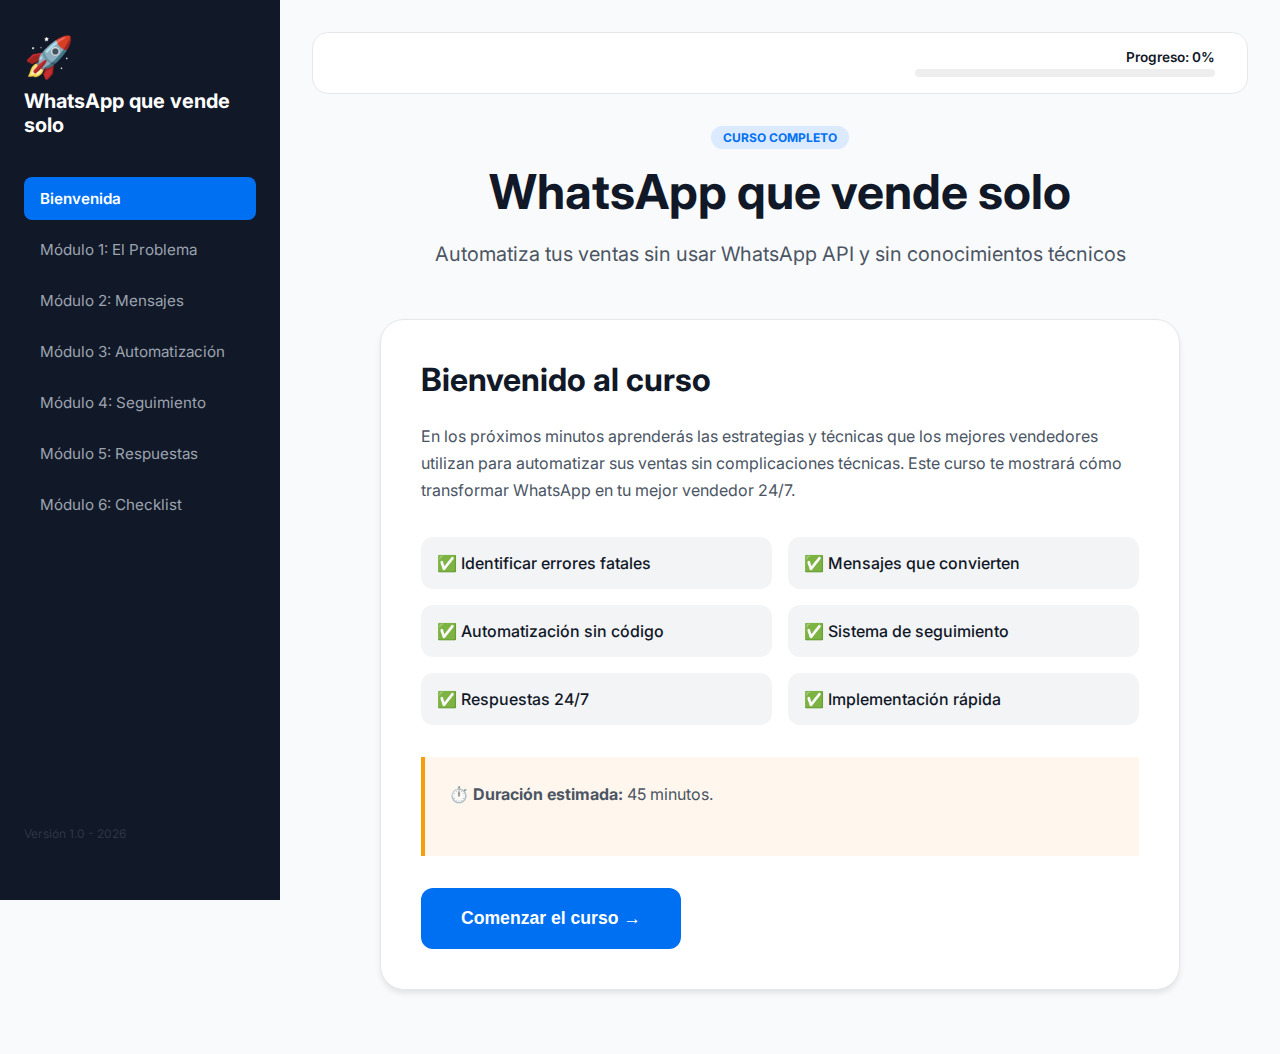
<file: index.html>
<!DOCTYPE html>
<html lang="es">
<head>
    <meta charset="UTF-8">
    <meta name="viewport" content="width=device-width, initial-scale=1.0">
    <title>Curso: WhatsApp que vende solo</title>
    <link rel="stylesheet" href="css/styles.css">
    <link rel="preconnect" href="https://fonts.googleapis.com">
    <link rel="preconnect" href="https://fonts.gstatic.com" crossorigin>
    <link href="https://fonts.googleapis.com/css2?family=Inter:wght@400;500;600;700&display=swap" rel="stylesheet">
</head>
<body>
    <div class="app-container">
        <!-- Sidebar para Desktop -->
        <aside class="sidebar">
            <div class="sidebar-header">
                <div class="logo">🚀</div>
                <h1>WhatsApp que vende solo</h1>
            </div>
            <nav class="nav-menu">
                <a href="#welcome" class="nav-item active" data-module="welcome">Bienvenida</a>
                <a href="#module1" class="nav-item" data-module="module1">Módulo 1: El Problema</a>
                <a href="#module2" class="nav-item" data-module="module2">Módulo 2: Mensajes</a>
                <a href="#module3" class="nav-item" data-module="module3">Módulo 3: Automatización</a>
                <a href="#module4" class="nav-item" data-module="module4">Módulo 4: Seguimiento</a>
                <a href="#module5" class="nav-item" data-module="module5">Módulo 5: Respuestas</a>
                <a href="#module6" class="nav-item" data-module="module6">Módulo 6: Checklist</a>
            </nav>
            <div class="sidebar-footer">
                <p>Versión 1.0 - 2026</p>
            </div>
        </aside>

        <!-- Contenido Principal -->
        <main class="main-content">
            <header class="top-bar">
                <button id="mobile-menu-btn" class="mobile-menu-btn">☰</button>
                <div class="progress-container">
                    <span id="progress-text">Progreso: 0%</span>
                    <div class="progress-bar"><div id="progress-fill" style="width: 0%"></div></div>
                </div>
            </header>

            <div id="content-area">
                <!-- Los módulos se cargan aquí -->
                <section id="welcome" class="module-section active">
                    <div class="hero">
                        <span class="badge">CURSO COMPLETO</span>
                        <h1>WhatsApp que vende solo</h1>
                        <p class="subtitle">Automatiza tus ventas sin usar WhatsApp API y sin conocimientos técnicos</p>
                    </div>
                    
                    <div class="content-card">
                        <h2>Bienvenido al curso</h2>
                        <p>En los próximos minutos aprenderás las estrategias y técnicas que los mejores vendedores utilizan para automatizar sus ventas sin complicaciones técnicas. Este curso te mostrará cómo transformar WhatsApp en tu mejor vendedor 24/7.</p>
                        
                        <div class="learning-grid">
                            <div class="learning-item">✅ Identificar errores fatales</div>
                            <div class="learning-item">✅ Mensajes que convierten</div>
                            <div class="learning-item">✅ Automatización sin código</div>
                            <div class="learning-item">✅ Sistema de seguimiento</div>
                            <div class="learning-item">✅ Respuestas 24/7</div>
                            <div class="learning-item">✅ Implementación rápida</div>
                        </div>

                        <div class="info-box">
                            <p><strong>⏱️ Duración estimada:</strong> 45 minutos.</p>
                        </div>
                        
                        <button class="btn-next" onclick="showModule('module1')">Comenzar el curso →</button>
                    </div>
                </section>

                <section id="module1" class="module-section">
                    <h2>Módulo 1: El problema real</h2>
                    <p>La mayoría de vendedores comete los mismos errores que los mantienen estancados. Identifica cuáles son los tuyos.</p>
                    
                    <div class="checklist-container">
                        <div class="check-item">
                            <input type="checkbox" id="e1" class="course-check">
                            <label for="e1"><strong>No responder rápido:</strong> Dejar pasar más de 5 minutos. (Pierdes el 80% de ventas).</label>
                        </div>
                        <div class="check-item">
                            <input type="checkbox" id="e2" class="course-check">
                            <label for="e2"><strong>Mensajes largos:</strong> Párrafos que nadie lee.</label>
                        </div>
                        <div class="check-item">
                            <input type="checkbox" id="e3" class="course-check">
                            <label for="e3"><strong>Sin mensaje de bienvenida:</strong> Pierdes el control inicial.</label>
                        </div>
                        <div class="check-item">
                            <input type="checkbox" id="e4" class="course-check">
                            <label for="e4"><strong>Vender sin preguntar:</strong> No entiendes al cliente.</label>
                        </div>
                        <div class="check-item">
                            <input type="checkbox" id="e5" class="course-check">
                            <label for="e5"><strong>No hacer seguimiento:</strong> Aquí se pierde el 70% del dinero.</label>
                        </div>
                    </div>
                    <button class="btn-next" onclick="showModule('module2')">Siguiente: Mensajes →</button>
                </section>

                <section id="module2" class="module-section">
                    <h2>Módulo 2: El mensaje que convierte</h2>
                    <p>Copia y adapta estas plantillas probadas.</p>
                    
                    <div class="template-card">
                        <h3>1. Bienvenida Inicial</h3>
                        <div class="code-box">
                            <p id="t1">Hola! 👋 Gracias por contactarme. Soy [TU NOMBRE] y trabajo con [TU RUBRO]. ¿Cuál es tu principal desafío en este momento? Así puedo ayudarte de la mejor forma.</p>
                        </div>
                        <button class="btn-copy" onclick="copyText('t1')">Copiar Mensaje</button>
                    </div>

                    <div class="template-card">
                        <h3>2. Seguimiento de interés</h3>
                        <div class="code-box">
                            <p id="t2">Hola [NOMBRE] 👋 Vi que te interesó [PRODUCTO]. Tengo 3 opciones para ti: 1) Básica, 2) Popular, 3) Premium. ¿Cuál te llama más la atención?</p>
                        </div>
                        <button class="btn-copy" onclick="copyText('t2')">Copiar Mensaje</button>
                    </div>
                    
                    <button class="btn-next" onclick="showModule('module3')">Siguiente: Automatización →</button>
                </section>

                <section id="module3" class="module-section">
                    <h2>Módulo 3: Automatizar sin API</h2>
                    <div class="step-card">
                        <h3>1. Respuestas en WhatsApp Business</h3>
                        <p>Usa las herramientas nativas: Configuración > Herramientas de empresa > Mensaje de bienvenida / ausencia.</p>
                    </div>
                    <div class="step-card">
                        <h3>2. Etiquetas Inteligentes</h3>
                        <p>Clasifica: 🟢 Cliente Nuevo, 🟡 Esperando Pago, 🔴 Seguimiento.</p>
                    </div>
                    <button class="btn-next" onclick="showModule('module4')">Siguiente: Seguimiento →</button>
                </section>

                <section id="module4" class="module-section">
                    <h2>Módulo 4: El seguimiento que vende</h2>
                    <div class="timeline">
                        <div class="time-item"><strong>Inmediato:</strong> "¿Tienes alguna pregunta?"</div>
                        <div class="time-item"><strong>24 Horas:</strong> "Sin presión, pero quería recordarte..."</div>
                        <div class="time-item"><strong>3 Días:</strong> "Última oportunidad, la oferta vence hoy."</div>
                        <div class="time-item"><strong>7 Días:</strong> "Cerramos tu solicitud. Estaré aquí si cambias de opinión."</div>
                    </div>
                    <button class="btn-next" onclick="showModule('module5')">Siguiente: Respuestas Rápidas →</button>
                </section>

                <section id="module5" class="module-section">
                    <h2>Módulo 5: Respuestas rápidas</h2>
                    <div class="grid-2">
                        <div class="small-card"><strong>Horarios:</strong> "Atendemos de Lunes a Viernes..."</div>
                        <div class="small-card"><strong>Garantía:</strong> "Ofrecemos 30 días de satisfacción..."</div>
                        <div class="small-card"><strong>Pagos:</strong> "Aceptamos todas las tarjetas..."</div>
                        <div class="small-card"><strong>Acceso:</strong> "Recibirás el link por email..."</div>
                    </div>
                    <button class="btn-next" onclick="showModule('module6')">Siguiente: Checklist Final →</button>
                </section>

                <section id="module6" class="module-section">
                    <h2>Módulo 6: Checklist de 30 minutos</h2>
                    <div class="checklist-final">
                        <div class="check-item"><input type="checkbox" class="course-check"> Descargar WhatsApp Business</div>
                        <div class="check-item"><input type="checkbox" class="course-check"> Configurar Perfil</div>
                        <div class="check-item"><input type="checkbox" class="course-check"> Activar Bienvenida</div>
                        <div class="check-item"><input type="checkbox" class="course-check"> Crear 3 Etiquetas</div>
                        <div class="check-item"><input type="checkbox" class="course-check"> Personalizar Plantillas</div>
                    </div>
                    <div class="congrats">
                        <h3>¡Felicidades! 🎉</h3>
                        <p>Has completado el curso. La clave es la consistencia.</p>
                    </div>
                </section>
            </div>
        </main>
    </div>

    <!-- Modal para Copiado -->
    <div id="toast" class="toast">Copiado al portapapeles</div>

    <script src="js/app.js"></script>
</body>
</html>
</file>
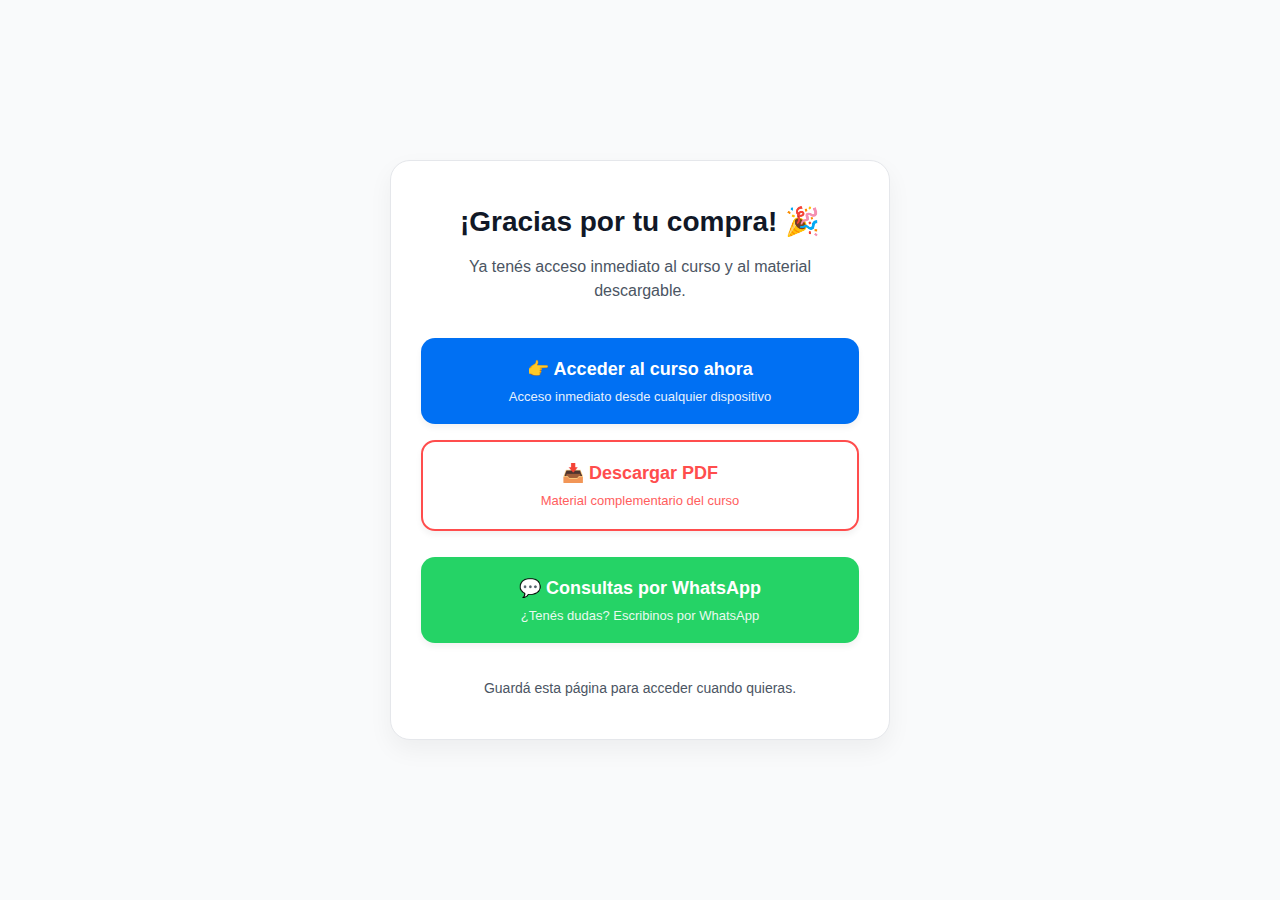
<file: gracias.html>
<!DOCTYPE html>
<html lang="es">
<head>
    <meta charset="UTF-8">
    <meta name="viewport" content="width=device-width, initial-scale=1.0">
    <title>¡Gracias por tu compra! - WhatsApp que vende solo</title>
    <style>
        :root {
            --primary: #0070f3;
            --primary-hover: #0051af;
            --whatsapp: #25d366;
            --whatsapp-hover: #128c7e;
            --pdf: #ff4d4d;
            --pdf-hover: #cc0000;
            --bg: #f9fafb;
            --text: #111827;
            --text-muted: #4b5563;
            --white: #ffffff;
            --border: #e5e7eb;
        }

        * {
            margin: 0;
            padding: 0;
            box-sizing: border-box;
        }

        body {
            font-family: -apple-system, BlinkMacSystemFont, "Segoe UI", Roboto, Helvetica, Arial, sans-serif;
            background-color: var(--bg);
            color: var(--text);
            line-height: 1.5;
            display: flex;
            align-items: center;
            justify-content: center;
            min-height: 100vh;
            padding: 20px;
        }

        .container {
            background-color: var(--white);
            max-width: 500px;
            width: 100%;
            padding: 40px 30px;
            border-radius: 20px;
            box-shadow: 0 10px 25px rgba(0, 0, 0, 0.05);
            text-align: center;
            border: 1px solid var(--border);
        }

        .header {
            margin-bottom: 35px;
        }

        .header h1 {
            font-size: 28px;
            font-weight: 800;
            margin-bottom: 12px;
            color: var(--text);
        }

        .header p {
            font-size: 16px;
            color: var(--text-muted);
        }

        .buttons-group {
            display: flex;
            flex-direction: column;
            gap: 16px;
        }

        .btn {
            display: flex;
            flex-direction: column;
            align-items: center;
            justify-content: center;
            padding: 18px 24px;
            border-radius: 14px;
            text-decoration: none;
            font-weight: 700;
            font-size: 18px;
            transition: all 0.2s ease;
            box-shadow: 0 4px 6px rgba(0, 0, 0, 0.05);
        }

        .btn:active {
            transform: scale(0.98);
        }

        .btn-subtext {
            font-size: 13px;
            font-weight: 400;
            margin-top: 4px;
            opacity: 0.9;
        }

        /* Botón Curso */
        .btn-course {
            background-color: var(--primary);
            color: var(--white);
        }
        .btn-course:hover {
            background-color: var(--primary-hover);
        }

        /* Botón PDF */
        .btn-pdf {
            background-color: var(--white);
            color: var(--pdf);
            border: 2px solid var(--pdf);
        }
        .btn-pdf:hover {
            background-color: #fff5f5;
        }

        /* Botón WhatsApp */
        .btn-whatsapp {
            background-color: var(--whatsapp);
            color: var(--white);
            margin-top: 10px;
        }
        .btn-whatsapp:hover {
            background-color: var(--whatsapp-hover);
        }

        .footer {
            margin-top: 35px;
            font-size: 14px;
            color: var(--text-muted);
        }

        /* Mobile Optimization */
        @media (max-width: 480px) {
            .container {
                padding: 30px 20px;
            }
            .header h1 {
                font-size: 24px;
            }
            .btn {
                font-size: 17px;
                padding: 16px 20px;
            }
        }
    </style>
</head>
<body>

    <div class="container">
        <div class="header">
            <h1>¡Gracias por tu compra! 🎉</h1>
            <p>Ya tenés acceso inmediato al curso y al material descargable.</p>
        </div>

        <div class="buttons-group">
            <!-- BOTÓN ACCESO AL CURSO -->
            <a href="https://whatsappquevende.vercel.app/" class="btn btn-course">
                👉 Acceder al curso ahora
                <span class="btn-subtext">Acceso inmediato desde cualquier dispositivo</span>
            </a>

            <!-- BOTÓN DESCARGAR PDF -->
            <a href="https://whatsappquevende.vercel.app/assets/Curso_WhatsApp_Que_Vende_Solo.pdf" download class="btn btn-pdf">
                📥 Descargar PDF
                <span class="btn-subtext">Material complementario del curso</span>
            </a>

            <!-- BOTÓN WHATSAPP -->
            <!-- Para cambiar el número, modifica el 543415321151 a continuación -->
            <a href="https://wa.me/543415321151?text=Hola%20Mart%C3%ADn%2C%20acabo%20de%20comprar%20el%20curso%20WhatsApp%20que%20vende.%20Necesito%20ayuda%20con%20el%20acceso." class="btn btn-whatsapp" target="_blank">
                💬 Consultas por WhatsApp
                <span class="btn-subtext">¿Tenés dudas? Escribinos por WhatsApp</span>
            </a>
        </div>

        <div class="footer">
            <p>Guardá esta página para acceder cuando quieras.</p>
        </div>
    </div>

</body>
</html>
</file>
<file: css/styles.css>
:root {
    --primary: #0070F3;
    --primary-dark: #0051af;
    --sidebar-bg: #111827;
    --sidebar-text: #9ca3af;
    --sidebar-active: #ffffff;
    --bg-main: #f9fafb;
    --text-main: #111827;
    --text-muted: #4b5563;
    --card-bg: #ffffff;
    --border: #e5e7eb;
    --accent: #f59e0b;
}

* { margin: 0; padding: 0; box-sizing: border-box; }

body {
    font-family: 'Inter', sans-serif;
    background-color: var(--bg-main);
    color: var(--text-main);
    overflow-x: hidden;
}

.app-container {
    display: flex;
    min-height: 100vh;
}

/* Sidebar */
.sidebar {
    width: 280px;
    background-color: var(--sidebar-bg);
    color: var(--sidebar-text);
    padding: 2rem 1.5rem;
    display: flex;
    flex-direction: column;
    position: fixed;
    height: 100vh;
    z-index: 100;
    transition: transform 0.3s ease;
}

.sidebar-header { margin-bottom: 2.5rem; }
.logo { font-size: 2.5rem; margin-bottom: 0.5rem; }
.sidebar-header h1 { font-size: 1.25rem; color: white; font-weight: 700; line-height: 1.2; }

.nav-menu { flex-grow: 1; }
.nav-item {
    display: block;
    padding: 0.75rem 1rem;
    color: var(--sidebar-text);
    text-decoration: none;
    border-radius: 0.5rem;
    margin-bottom: 0.5rem;
    transition: all 0.2s;
    font-size: 0.95rem;
}
.nav-item:hover { background: rgba(255,255,255,0.05); color: white; }
.nav-item.active { background: var(--primary); color: white; font-weight: 600; }

.sidebar-footer { font-size: 0.75rem; opacity: 0.5; }

/* Main Content */
.main-content {
    flex-grow: 1;
    margin-left: 280px;
    padding: 2rem;
    max-width: 100%;
}

.top-bar {
    display: flex;
    align-items: center;
    justify-content: space-between;
    margin-bottom: 2rem;
    background: white;
    padding: 1rem 2rem;
    border-radius: 1rem;
    border: 1px solid var(--border);
    position: sticky;
    top: 1rem;
    z-index: 90;
}

.mobile-menu-btn { display: none; background: none; border: none; font-size: 1.5rem; cursor: pointer; }

.progress-container { flex-grow: 1; max-width: 300px; margin-left: auto; }
#progress-text { font-size: 0.85rem; font-weight: 600; margin-bottom: 0.25rem; display: block; text-align: right; }
.progress-bar { width: 100%; height: 8px; background: #eee; border-radius: 4px; overflow: hidden; }
#progress-fill { height: 100%; background: var(--primary); transition: width 0.5s ease; }

/* Sections */
.module-section { display: none; animation: fadeIn 0.4s ease; max-width: 800px; margin: 0 auto; }
.module-section.active { display: block; }

@keyframes fadeIn { from { opacity: 0; transform: translateY(10px); } to { opacity: 1; transform: translateY(0); } }

.hero { text-align: center; margin-bottom: 3rem; }
.badge { background: #dbeafe; color: var(--primary); padding: 0.25rem 0.75rem; border-radius: 1rem; font-size: 0.75rem; font-weight: 700; }
.hero h1 { font-size: 3rem; margin: 1rem 0; }
.subtitle { font-size: 1.25rem; color: var(--text-muted); }

.content-card, .template-card, .step-card {
    background: white;
    padding: 2.5rem;
    border-radius: 1.5rem;
    border: 1px solid var(--border);
    box-shadow: 0 4px 6px -1px rgba(0,0,0,0.1);
    margin-bottom: 2rem;
}

h2 { font-size: 2rem; margin-bottom: 1.5rem; }
p { margin-bottom: 1.5rem; line-height: 1.7; color: var(--text-muted); }

.learning-grid { display: grid; grid-template-columns: 1fr 1fr; gap: 1rem; margin: 2rem 0; }
.learning-item { background: #f3f4f6; padding: 1rem; border-radius: 0.75rem; font-weight: 500; }

.info-box { background: #fff7ed; border-left: 4px solid var(--accent); padding: 1.5rem; margin-bottom: 2rem; }

.btn-next {
    background: var(--primary);
    color: white;
    border: none;
    padding: 1.25rem 2.5rem;
    border-radius: 0.75rem;
    font-size: 1.1rem;
    font-weight: 600;
    cursor: pointer;
    transition: background 0.2s;
}
.btn-next:hover { background: var(--primary-dark); }

.checklist-container, .checklist-final { margin: 2rem 0; }
.check-item { display: flex; align-items: flex-start; gap: 1rem; padding: 1rem; background: white; border: 1px solid var(--border); border-radius: 0.75rem; margin-bottom: 0.75rem; cursor: pointer; }
.check-item input { width: 20px; height: 20px; margin-top: 3px; }

.code-box { background: #1f2937; color: #e5e7eb; padding: 1.5rem; border-radius: 0.75rem; margin-bottom: 1rem; font-family: monospace; }
.btn-copy { background: #f3f4f6; border: 1px solid var(--border); padding: 0.5rem 1rem; border-radius: 0.5rem; cursor: pointer; }

.timeline { border-left: 2px solid var(--primary); padding-left: 2rem; margin: 2rem 0; }
.time-item { margin-bottom: 1.5rem; position: relative; }
.time-item::before { content: ''; width: 12px; height: 12px; background: var(--primary); border-radius: 50%; position: absolute; left: -2.4rem; top: 0.4rem; }

.grid-2 { display: grid; grid-template-columns: 1fr 1fr; gap: 1rem; }
.small-card { padding: 1.5rem; border: 1px solid var(--border); border-radius: 0.75rem; background: white; }

.congrats { text-align: center; padding: 3rem; background: #ecfdf5; border-radius: 1.5rem; }

/* Toast */
.toast {
    position: fixed;
    bottom: 2rem;
    left: 50%;
    transform: translateX(-50%);
    background: #111827;
    color: white;
    padding: 0.75rem 1.5rem;
    border-radius: 2rem;
    display: none;
    z-index: 1000;
}

/* Mobile */
@media (max-width: 1024px) {
    .sidebar { transform: translateX(-100%); }
    .sidebar.open { transform: translateX(0); }
    .main-content { margin-left: 0; }
    .mobile-menu-btn { display: block; }
    .learning-grid, .grid-2 { grid-template-columns: 1fr; }
}
</file>
